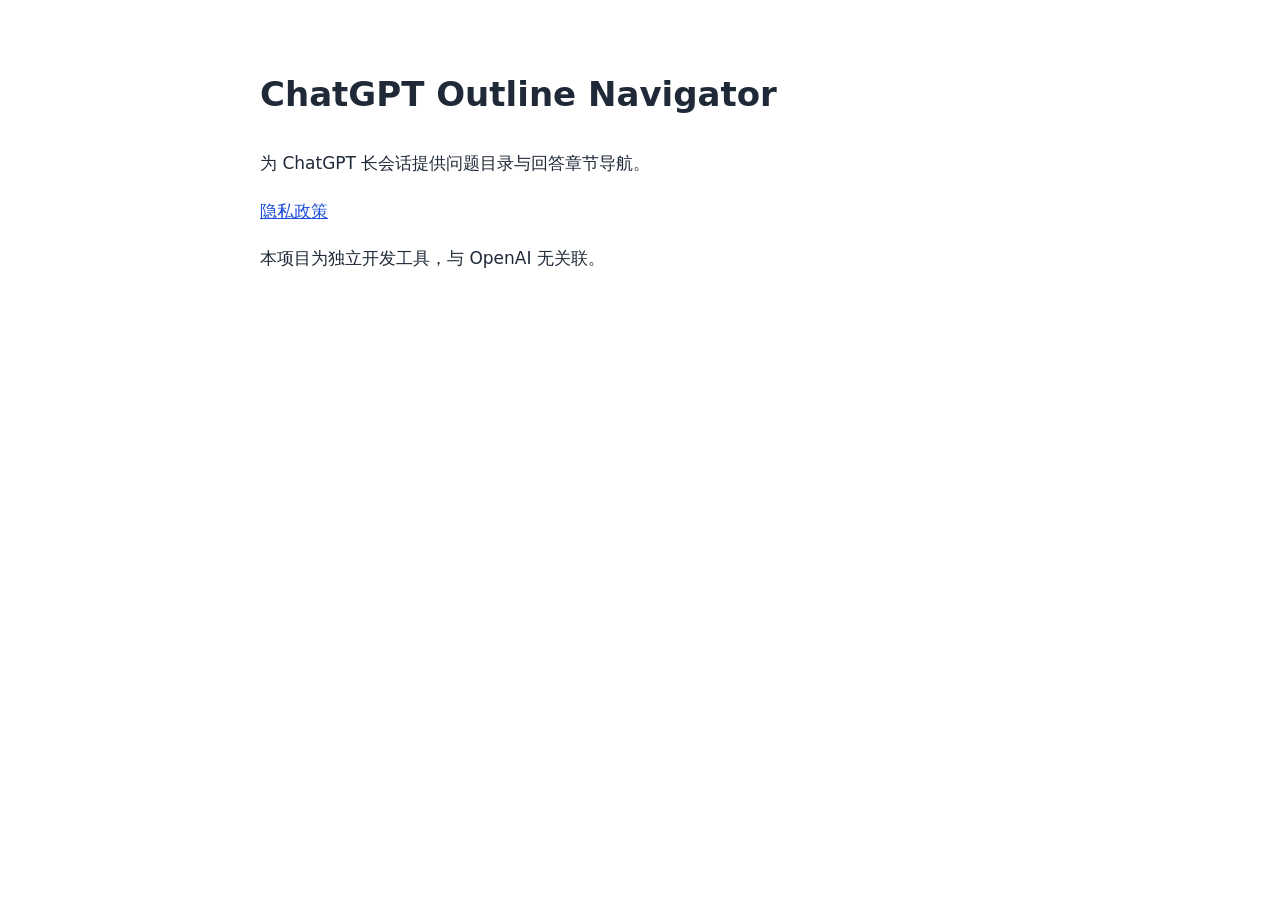
<file: docs/index.html>
<!doctype html><html lang="zh-CN"><meta charset="utf-8"><meta name="viewport" content="width=device-width,initial-scale=1"><title>ChatGPT Outline Navigator</title><style>body{max-width:760px;margin:64px auto;padding:0 24px;font:17px/1.8 system-ui;color:#1f2937}a{color:#1d4ed8}</style><main><h1>ChatGPT Outline Navigator</h1><p>为 ChatGPT 长会话提供问题目录与回答章节导航。</p><p><a href="privacy.html">隐私政策</a></p><p>本项目为独立开发工具，与 OpenAI 无关联。</p></main></html>
</file>
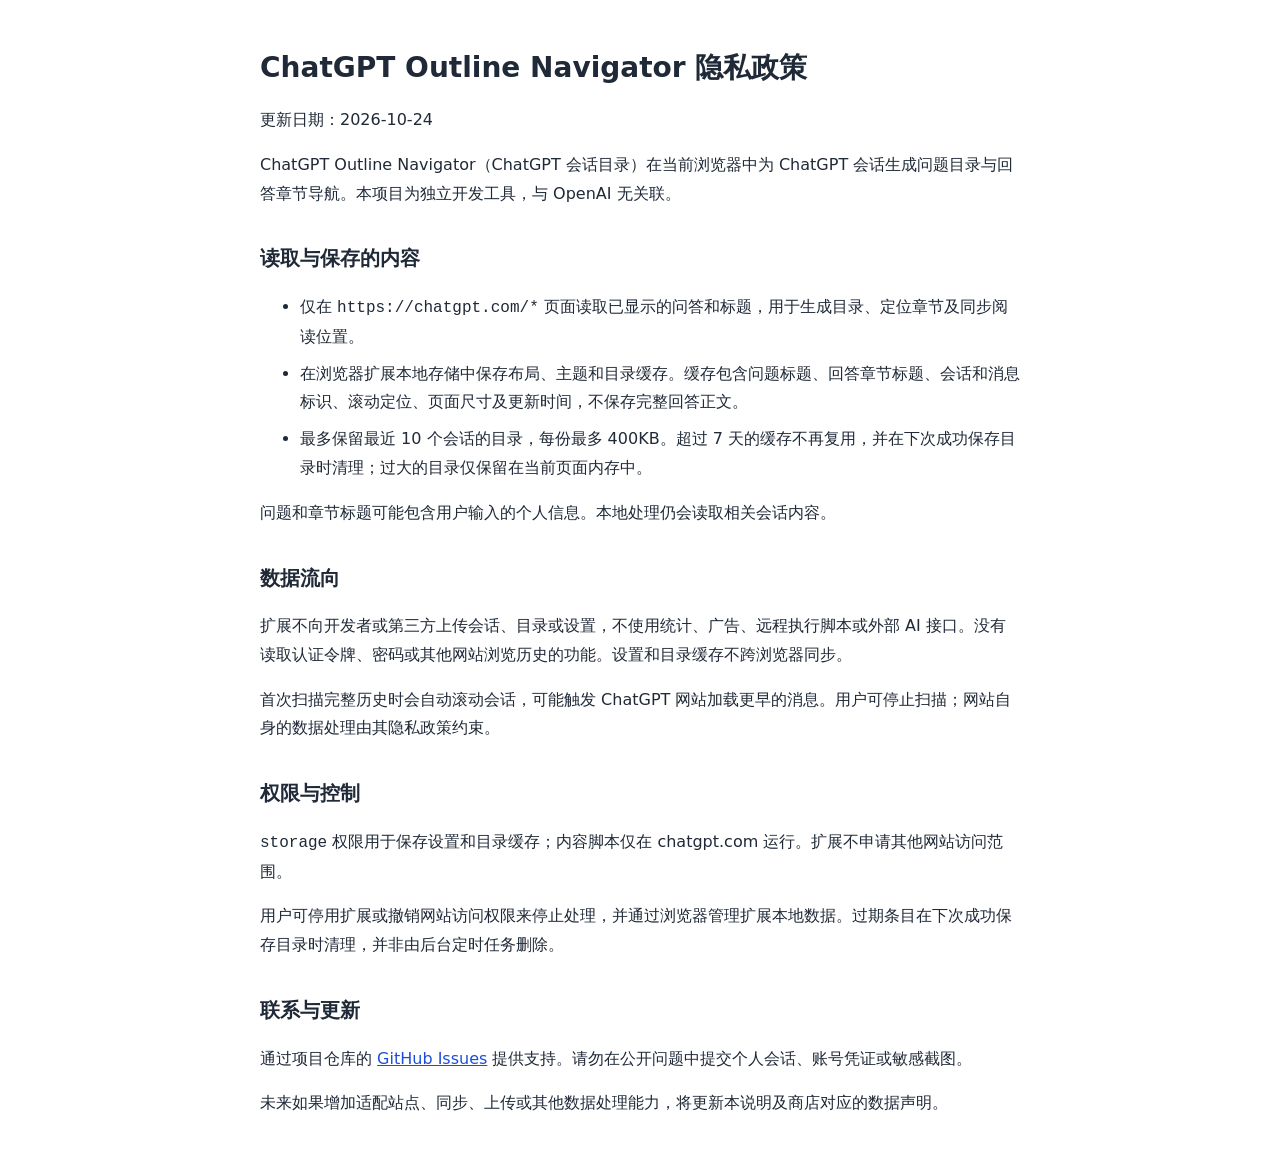
<file: docs/privacy.html>
<!doctype html>
<html lang="zh-CN">
<meta charset="utf-8">
<meta name="viewport" content="width=device-width, initial-scale=1">
<title>ChatGPT Outline Navigator 隐私政策</title>
<style>body{max-width:760px;margin:48px auto;padding:0 24px;color:#1f2937;background:#fff;font:16px/1.8 system-ui,sans-serif}h1{font-size:28px;line-height:1.4}h2{font-size:20px;margin-top:32px}a{color:#1d4ed8}li{margin:8px 0}</style>
<main>
<h1>ChatGPT Outline Navigator 隐私政策</h1>
<p>更新日期：2026-10-24</p>
<p>ChatGPT Outline Navigator（ChatGPT 会话目录）在当前浏览器中为 ChatGPT 会话生成问题目录与回答章节导航。本项目为独立开发工具，与 OpenAI 无关联。</p>
<h2>读取与保存的内容</h2>
<ul>
<li>仅在 <code>https://chatgpt.com/*</code> 页面读取已显示的问答和标题，用于生成目录、定位章节及同步阅读位置。</li>
<li>在浏览器扩展本地存储中保存布局、主题和目录缓存。缓存包含问题标题、回答章节标题、会话和消息标识、滚动定位、页面尺寸及更新时间，不保存完整回答正文。</li>
<li>最多保留最近 10 个会话的目录，每份最多 400KB。超过 7 天的缓存不再复用，并在下次成功保存目录时清理；过大的目录仅保留在当前页面内存中。</li>
</ul>
<p>问题和章节标题可能包含用户输入的个人信息。本地处理仍会读取相关会话内容。</p>
<h2>数据流向</h2>
<p>扩展不向开发者或第三方上传会话、目录或设置，不使用统计、广告、远程执行脚本或外部 AI 接口。没有读取认证令牌、密码或其他网站浏览历史的功能。设置和目录缓存不跨浏览器同步。</p>
<p>首次扫描完整历史时会自动滚动会话，可能触发 ChatGPT 网站加载更早的消息。用户可停止扫描；网站自身的数据处理由其隐私政策约束。</p>
<h2>权限与控制</h2>
<p><code>storage</code> 权限用于保存设置和目录缓存；内容脚本仅在 chatgpt.com 运行。扩展不申请其他网站访问范围。</p>
<p>用户可停用扩展或撤销网站访问权限来停止处理，并通过浏览器管理扩展本地数据。过期条目在下次成功保存目录时清理，并非由后台定时任务删除。</p>
<h2>联系与更新</h2>
<p>通过项目仓库的 <a href="https://github.com/Echogithu/ChatGPT-Outline-Public/issues">GitHub Issues</a> 提供支持。请勿在公开问题中提交个人会话、账号凭证或敏感截图。</p>
<p>未来如果增加适配站点、同步、上传或其他数据处理能力，将更新本说明及商店对应的数据声明。</p>
</main>
</html>
</file>
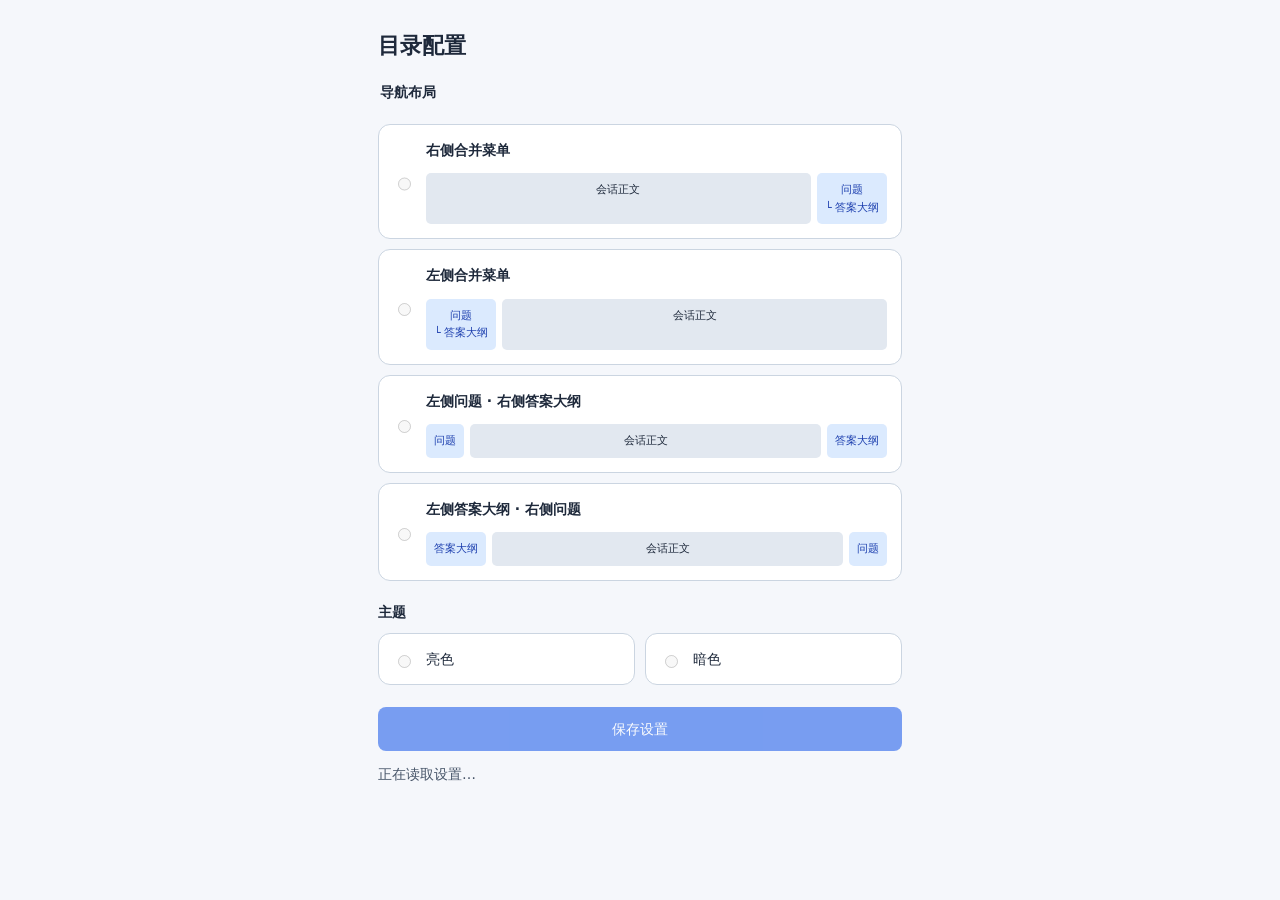
<file: src/options/options.html>
<!doctype html>
<html lang="zh-CN">
<head>
  <meta charset="utf-8">
  <meta name="viewport" content="width=device-width, initial-scale=1">
  <title>ChatGPT Outline Navigator · 目录配置</title>
  <link rel="stylesheet" href="options.css">
  <script src="../settings.js" defer></script>
  <script src="options.js" defer></script>
</head>
<body><main>
  <h1>目录配置</h1>
  <form><fieldset disabled>
    <legend>导航布局</legend>
    <label><input type="radio" name="layout" value="merged"><span>
      <strong>右侧合并菜单</strong>
      <span class="preview" aria-hidden="true"><i>会话正文</i><b>问题<br>└ 答案大纲</b></span>
    </span></label>
    <label><input type="radio" name="layout" value="merged-left"><span>
      <strong>左侧合并菜单</strong>
      <span class="preview" aria-hidden="true"><b>问题<br>└ 答案大纲</b><i>会话正文</i></span>
    </span></label>
    <label><input type="radio" name="layout" value="questions-left"><span>
      <strong>左侧问题 · 右侧答案大纲</strong>
      <span class="preview" aria-hidden="true"><b>问题</b><i>会话正文</i><b>答案大纲</b></span>
    </span></label>
    <label><input type="radio" name="layout" value="outline-left"><span>
      <strong>左侧答案大纲 · 右侧问题</strong>
      <span class="preview" aria-hidden="true"><b>答案大纲</b><i>会话正文</i><b>问题</b></span>
    </span></label>
    <h2>主题</h2>
    <div class="themes" role="group" aria-label="主题">
      <label><input type="radio" name="theme" value="light"><span>亮色</span></label>
      <label><input type="radio" name="theme" value="dark"><span>暗色</span></label>
    </div>
    <button type="submit">保存设置</button>
  </fieldset></form>
  <p id="status" role="status" aria-live="polite">正在读取设置…</p>
</main></body>
</html>
</file>
<file: src/options/options.css>
* { box-sizing: border-box; }
:root { color-scheme: light; }
:root[data-theme="dark"] { color-scheme: dark; }
body { margin: 0; min-width: 340px; background: #f5f7fb; color: #1e293b; font: 14px/1.6 system-ui, sans-serif; }
main { max-width: 580px; margin: 0 auto; padding: 28px; }
h1 { font-size: 22px; margin: 0 0 18px; }
h2 { font-size: 14px; margin: 20px 0 0; }
.themes { display: flex; gap: 10px; }
.themes label { flex: 1; }
p { color: #475569; margin: 0 0 20px; }
fieldset { border: 0; padding: 0; margin: 0; }
legend { font-weight: 600; margin-bottom: 10px; }
label { display: flex; gap: 12px; padding: 14px; margin: 10px 0; border: 1px solid #cbd5e1; border-radius: 12px; background: #fff; cursor: pointer; }
label:has(input:checked) { border-color: #2563eb; background: #eff6ff; }
input { margin-top: 5px; accent-color: #2563eb; }
label > span { flex: 1; }
strong { display: block; }
.preview { display: flex; gap: 6px; margin-top: 12px; }
.preview b, .preview i { padding: 8px; background: #e2e8f0; border-radius: 5px; text-align: center; font-size: 11px; font-style: normal; }
.preview b { color: #1e40af; background: #dbeafe; font-weight: 500; }
.preview i { flex: 1; }
button { min-height: 44px; width: 100%; border: 0; border-radius: 8px; background: #2563eb; color: #fff; font: inherit; cursor: pointer; margin-top: 12px; }
button:disabled { opacity: .6; cursor: wait; }
:focus-visible { outline: 2px solid #2563eb; outline-offset: 3px; }
#status { margin: 12px 0 0; min-height: 24px; }
#status:empty { display: none; }
@media (max-width: 420px), (max-height: 650px) {
 main { padding: 20px; }
 label { padding: 10px; margin: 8px 0; }
 .preview { display: none; }
}
:root[data-theme="dark"] body { background: #0f172a; color: #f1f5f9; }
:root[data-theme="dark"] p { color: #cbd5e1; }
:root[data-theme="dark"] label { background: #1e293b; border-color: #64748b; }
:root[data-theme="dark"] label:has(input:checked) { background: #172554; border-color: #60a5fa; }
:root[data-theme="dark"] .preview i { background: #334155; }
:root[data-theme="dark"] .preview b { background: #1e3a8a; color: #dbeafe; }
</file>
